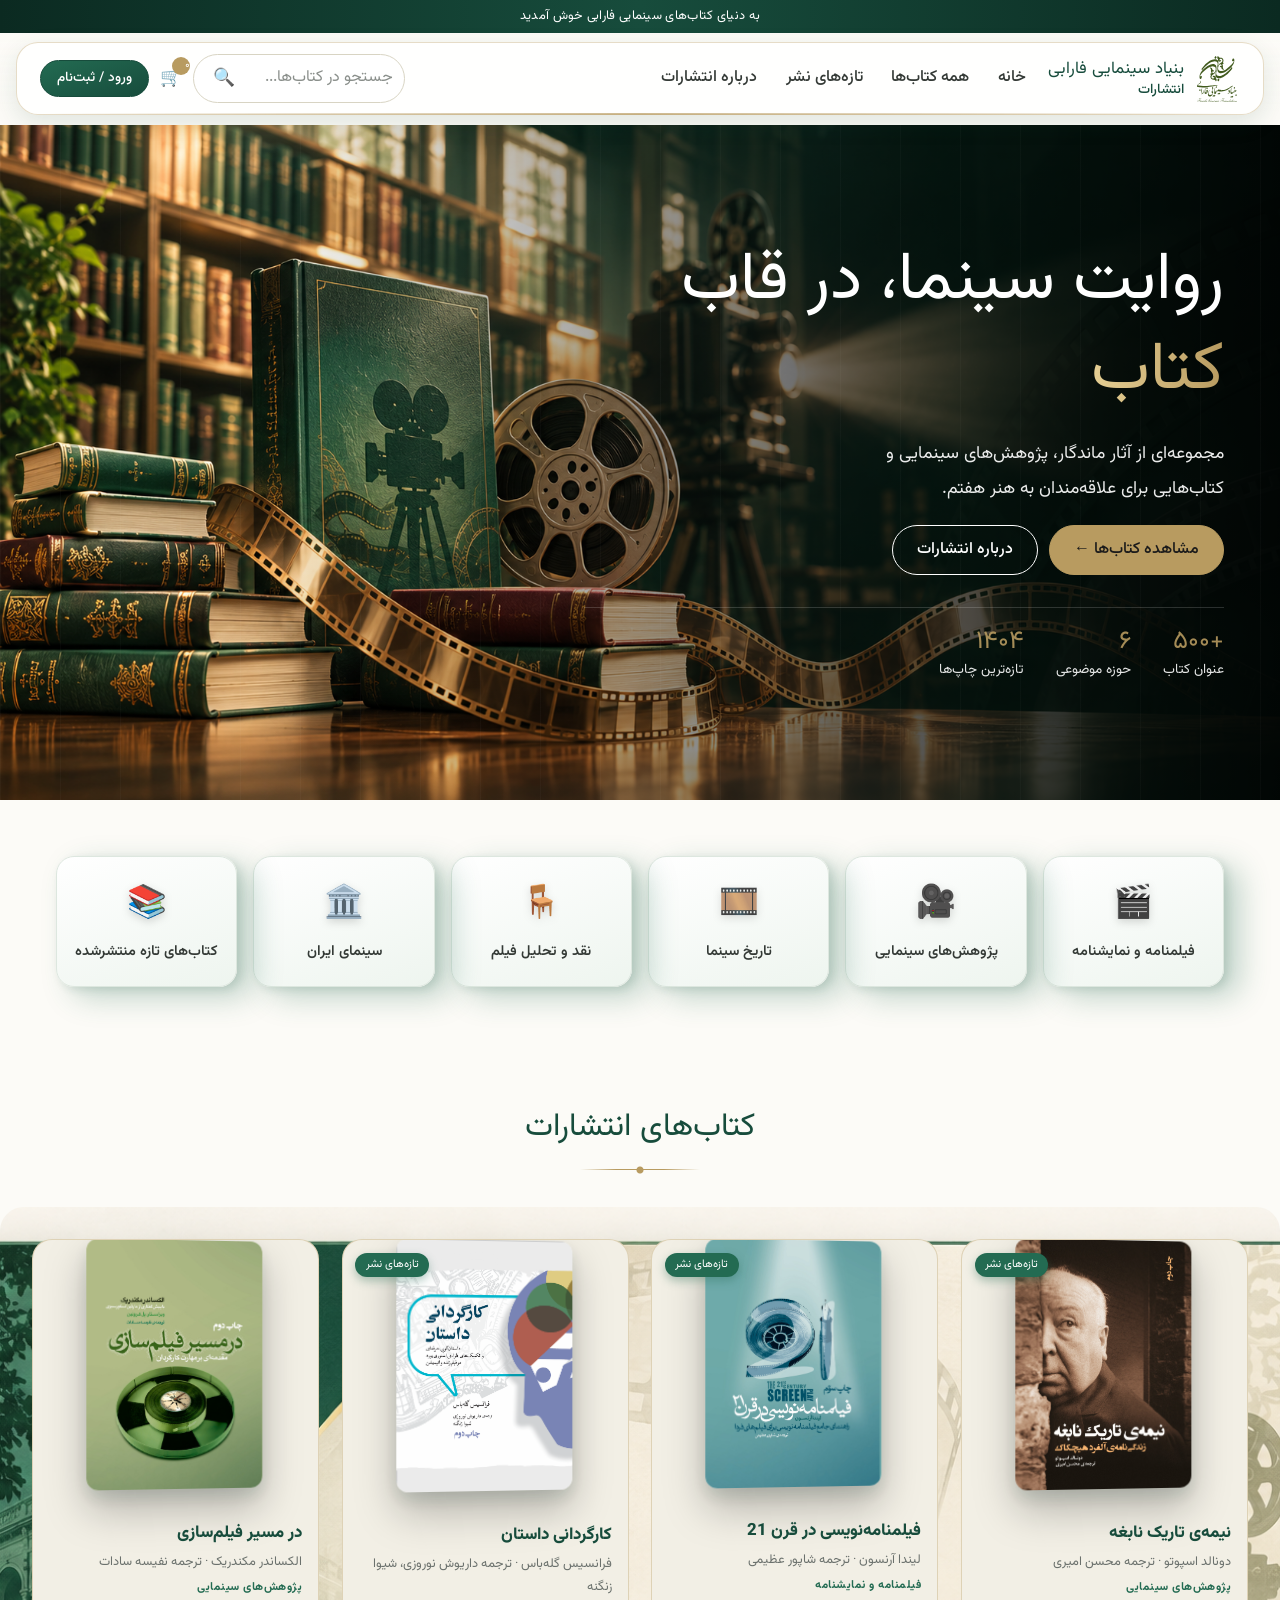
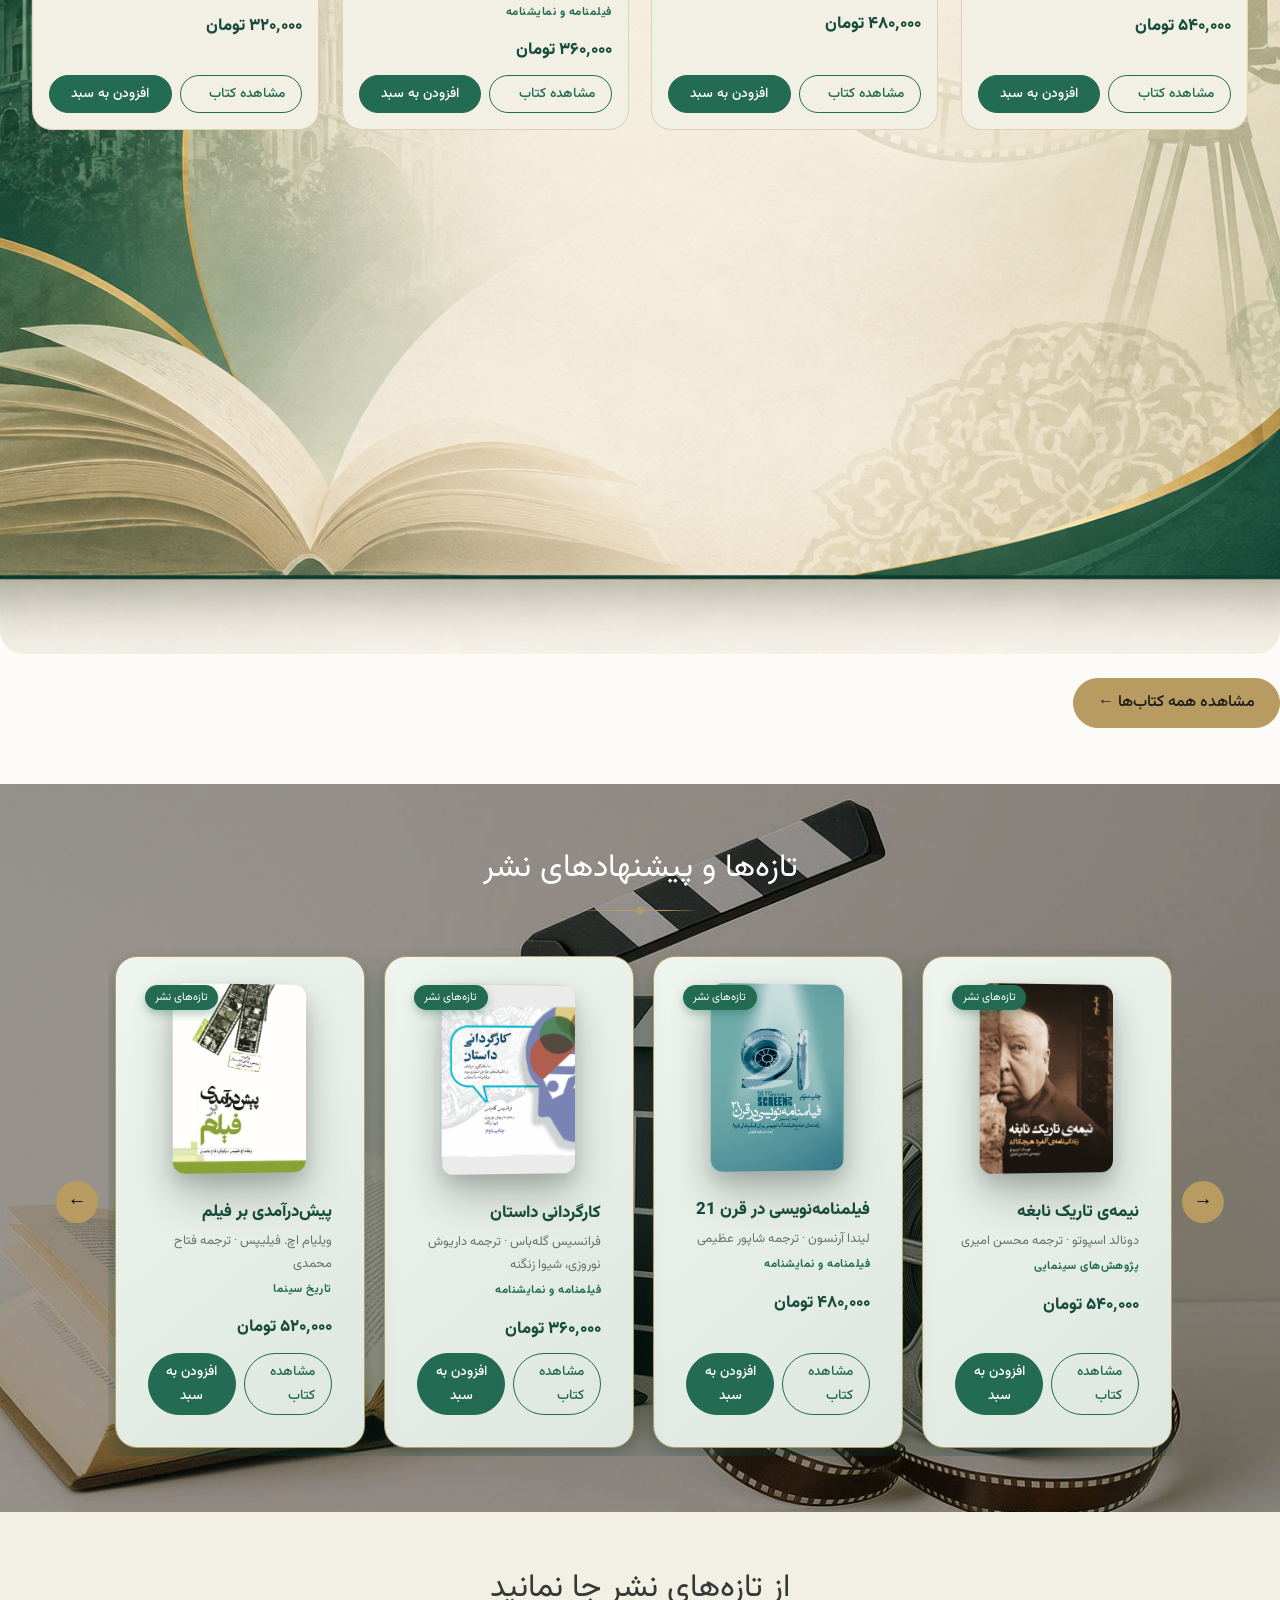
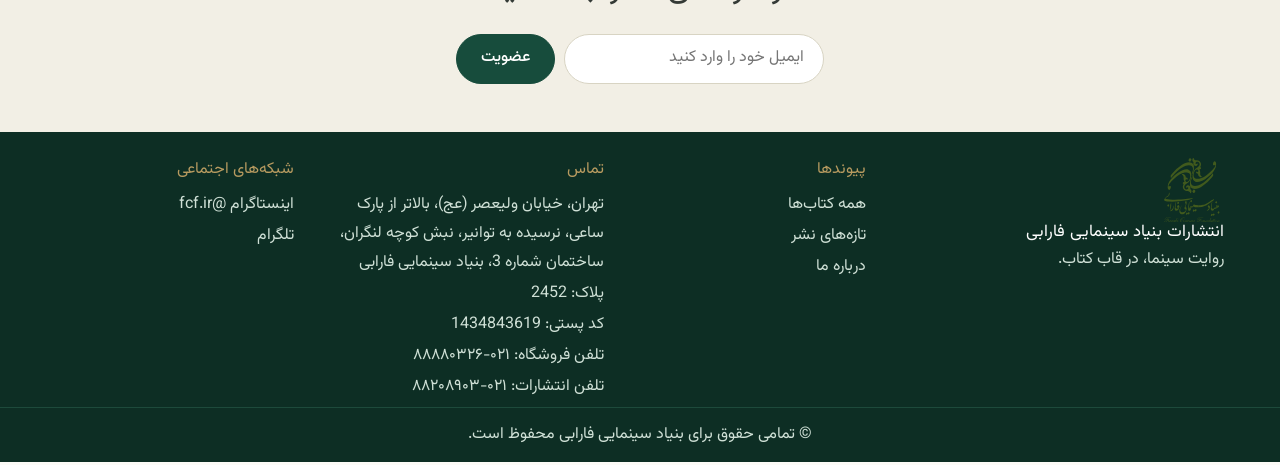
<file: index.html>
<!DOCTYPE html>
<html lang="fa" dir="rtl">
<head>
    <meta charset="UTF-8">
    <meta name="viewport" content="width=device-width, initial-scale=1">
    <title>انتشارات بنیاد سینمایی فارابی</title>
    <meta name="description" content="روایت سینما، در قاب کتاب">
    <link rel="preconnect" href="https://fonts.googleapis.com">
    <link rel="preconnect" href="https://fonts.gstatic.com" crossorigin>
    <link href="https://fonts.googleapis.com/css2?family=Vazirmatn:wght@300;400;500;700;900&display=swap" rel="stylesheet">
    <link rel="stylesheet" href="css/style.css">
</head>
<body>
    <div id="site-header"></div>
    <main>
        <section class="hero">
            <div class="wrap hero-grid">
                <div class="hero-text">
                    <h1>روایت سینما، در قاب <span>کتاب</span></h1>
                    <p>مجموعه‌ای از آثار ماندگار، پژوهش‌های سینمایی و کتاب‌هایی برای علاقه‌مندان به هنر هفتم.</p>
                    <div class="actions">
                        <a class="btn gold" href="#books">مشاهده کتاب‌ها ←</a>
                        <a class="btn outline" href="about.html">درباره انتشارات</a>
                    </div>
                    <ul class="stats">
                        <li><b>+۵۰۰</b>عنوان کتاب</li>
                        <li><b>۶</b>حوزه موضوعی</li>
                        <li><b>۱۴۰۴</b>تازه‌ترین چاپ‌ها</li>
                    </ul>
                </div>
            </div>
        </section>
        <section class="sec" id="categories">
            <div class="wrap">
                <div class="cats" id="cats"></div>
            </div>
        </section>
        <section class="sec" id="books">
            <div class="wrap">
                <h2 class="sec-title">کتاب‌های انتشارات</h2>
                <div class="grid" id="grid"></div>
                <div class="actions" style="margin-top: 1.5rem">
                    <a class="btn gold" href="all-books.html">مشاهده همه کتاب‌ها ←</a>
                </div>
            </div>
        </section>
        <section class="dark sec" id="new">
            <div class="wrap">
                <h2 class="sec-title light">تازه‌ها و پیشنهادهای نشر</h2>
                <div class="slider-wrap">
                    <button class="arrow" data-slide="1" aria-label="قبلی">→</button>
                    <div class="slider" id="slider"></div>
                    <button class="arrow" data-slide="-1" aria-label="بعدی">←</button>
                </div>
            </div>
        </section>
    </main>
    <div id="site-footer"></div>
    <script src="js/books.js"></script>
    <script src="js/cart.js"></script>
    <script src="js/main.js"></script>
</body>
</html>
</file>
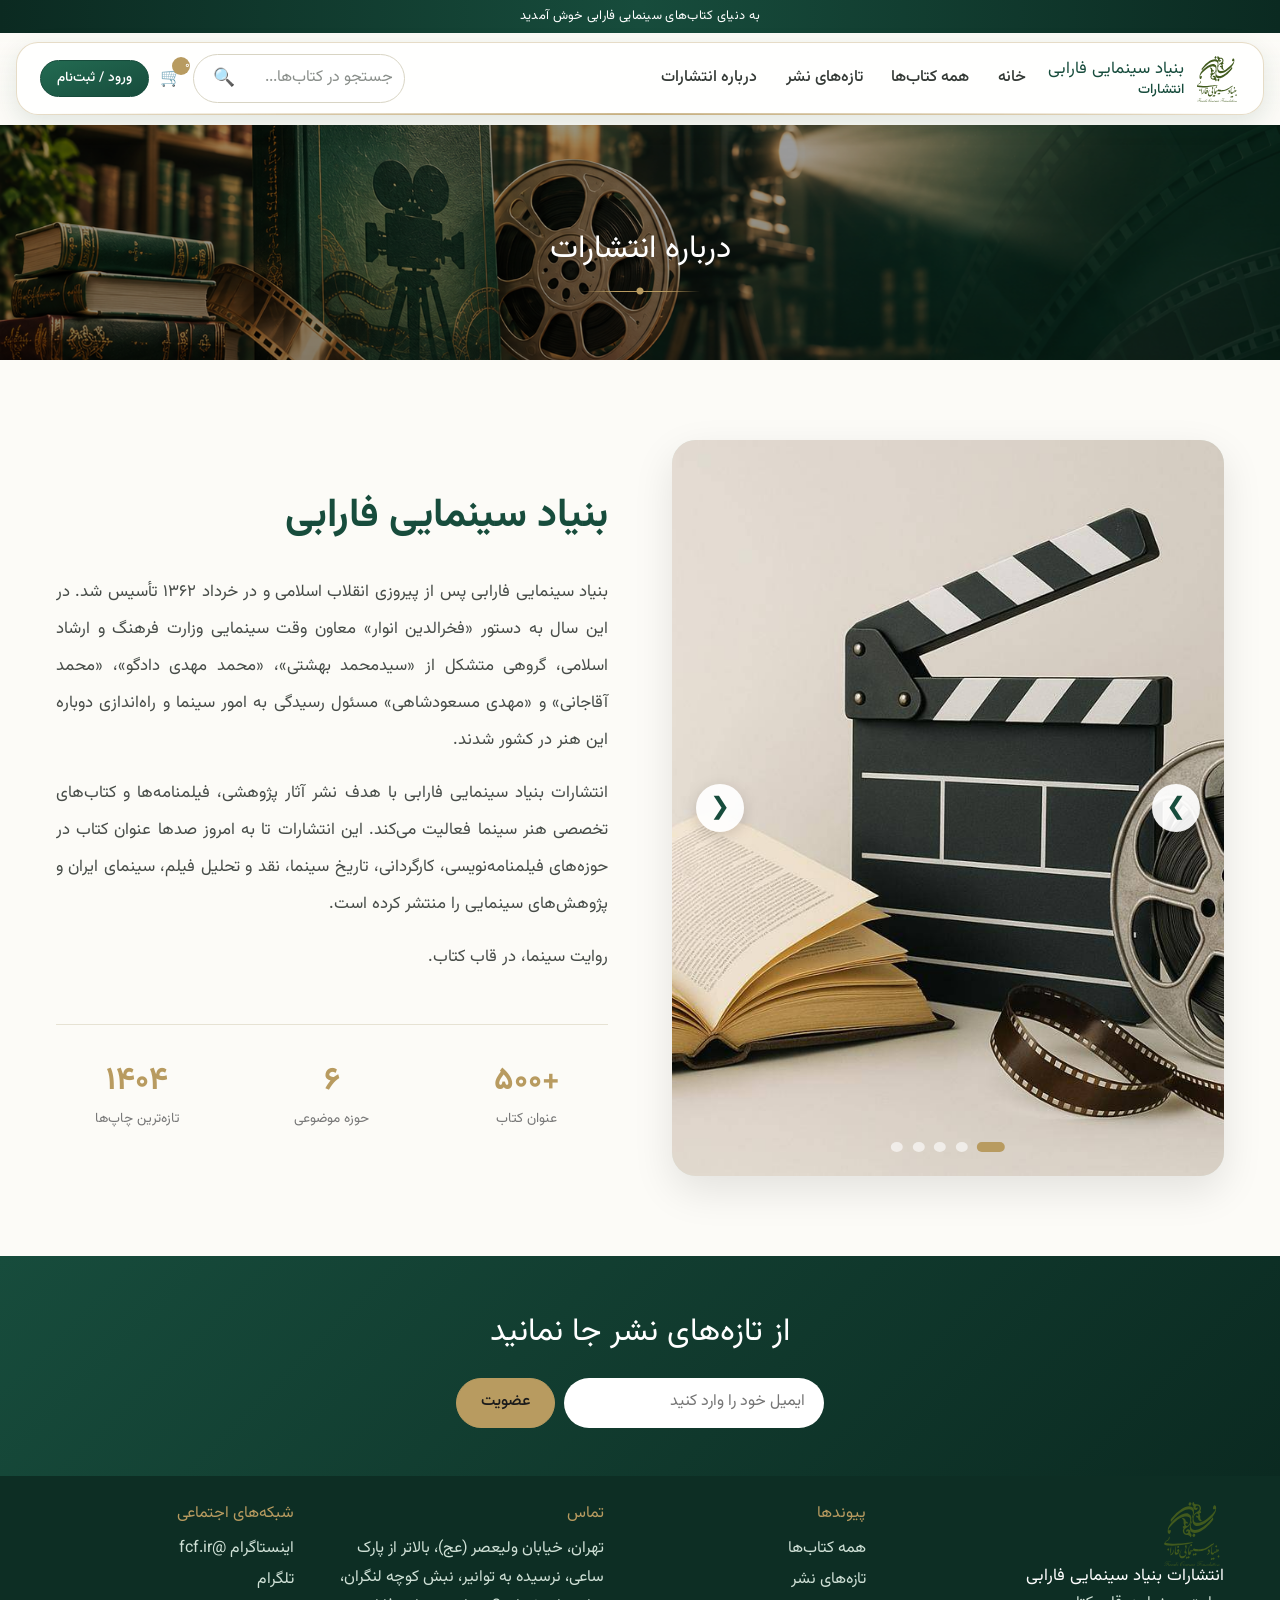
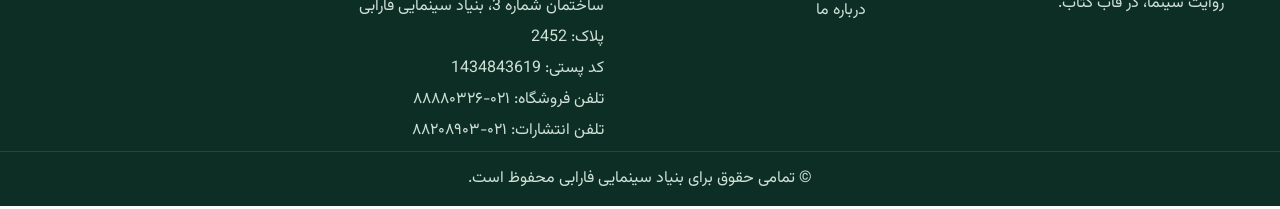
<file: about.html>
<!DOCTYPE html>
<html lang="fa" dir="rtl">
<head>
    <meta charset="UTF-8">
    <meta name="viewport" content="width=device-width, initial-scale=1">
    <title>درباره انتشارات | انتشارات بنیاد سینمایی فارابی</title>
    <meta name="description" content="درباره بنیاد سینمایی فارابی و انتشارات آن">
    <link rel="preconnect" href="https://fonts.googleapis.com">
    <link rel="preconnect" href="https://fonts.gstatic.com" crossorigin>
    <link href="https://fonts.googleapis.com/css2?family=Vazirmatn:wght@300;400;500;700;900&display=swap" rel="stylesheet">
    <link rel="stylesheet" href="css/style.css">
    <link rel="stylesheet" href="css/about.css">
</head>
<body>
    <div id="site-header"></div>
    <main>
        <section class="about-hero">
            <div class="wrap">
                <h1 class="sec-title">درباره انتشارات</h1>
            </div>
        </section>
        <section class="about-content sec">
            <div class="wrap about-grid">
                <div class="about-slider">
                    <div class="slider-track" id="aboutSlider">
                        <div class="slide"><img src="assets/images/1795691539911.jpg" alt="بنیاد سینمایی فارابی"></div>
                        <div class="slide"><img src="assets/images/farabi-booth.jpg" alt="غرفه انتشارات بنیاد سینمایی فارابی در نمایشگاه کتاب"></div>
                        <div class="slide"><div class="slide-placeholder">اسلاید ۳</div></div>
                        <div class="slide"><div class="slide-placeholder">اسلاید ۴</div></div>
                        <div class="slide"><div class="slide-placeholder">اسلاید ۵</div></div>
                    </div>
                    <button class="slider-btn prev" aria-label="قبلی">❯</button>
                    <button class="slider-btn next" aria-label="بعدی">❮</button>
                    <div class="slider-dots" id="aboutDots"></div>
                </div>
                <div class="about-text">
                    <h2>بنیاد سینمایی فارابی</h2>
                    <p>بنیاد سینمایی فارابی پس از پیروزی انقلاب اسلامی و در خرداد ۱۳۶۲ تأسیس شد. در این سال به دستور «فخرالدین انوار» معاون وقت سینمایی وزارت فرهنگ و ارشاد اسلامی، گروهی متشکل از «سیدمحمد بهشتی»، «محمد مهدی دادگو»، «محمد آقاجانی» و «مهدی مسعودشاهی» مسئول رسیدگی به امور سینما و راه‌اندازی دوباره این هنر در کشور شدند.</p>
                    <p>انتشارات بنیاد سینمایی فارابی با هدف نشر آثار پژوهشی، فیلمنامه‌ها و کتاب‌های تخصصی هنر سینما فعالیت می‌کند. این انتشارات تا به امروز صدها عنوان کتاب در حوزه‌های فیلمنامه‌نویسی، کارگردانی، تاریخ سینما، نقد و تحلیل فیلم، سینمای ایران و پژوهش‌های سینمایی را منتشر کرده است.</p>
                    <p>روایت سینما، در قاب کتاب.</p>
                    <div class="about-stats">
                        <div class="stat"><b>+۵۰۰</b><span>عنوان کتاب</span></div>
                        <div class="stat"><b>۶</b><span>حوزه موضوعی</span></div>
                        <div class="stat"><b>۱۴۰۴</b><span>تازه‌ترین چاپ‌ها</span></div>
                    </div>
                </div>
            </div>
        </section>
    </main>
    <div id="site-footer"></div>
    <script src="js/books.js"></script>
    <script src="js/cart.js"></script>
    <script src="js/main.js"></script>
    <script src="js/about.js"></script>
</body>
</html>
</file>
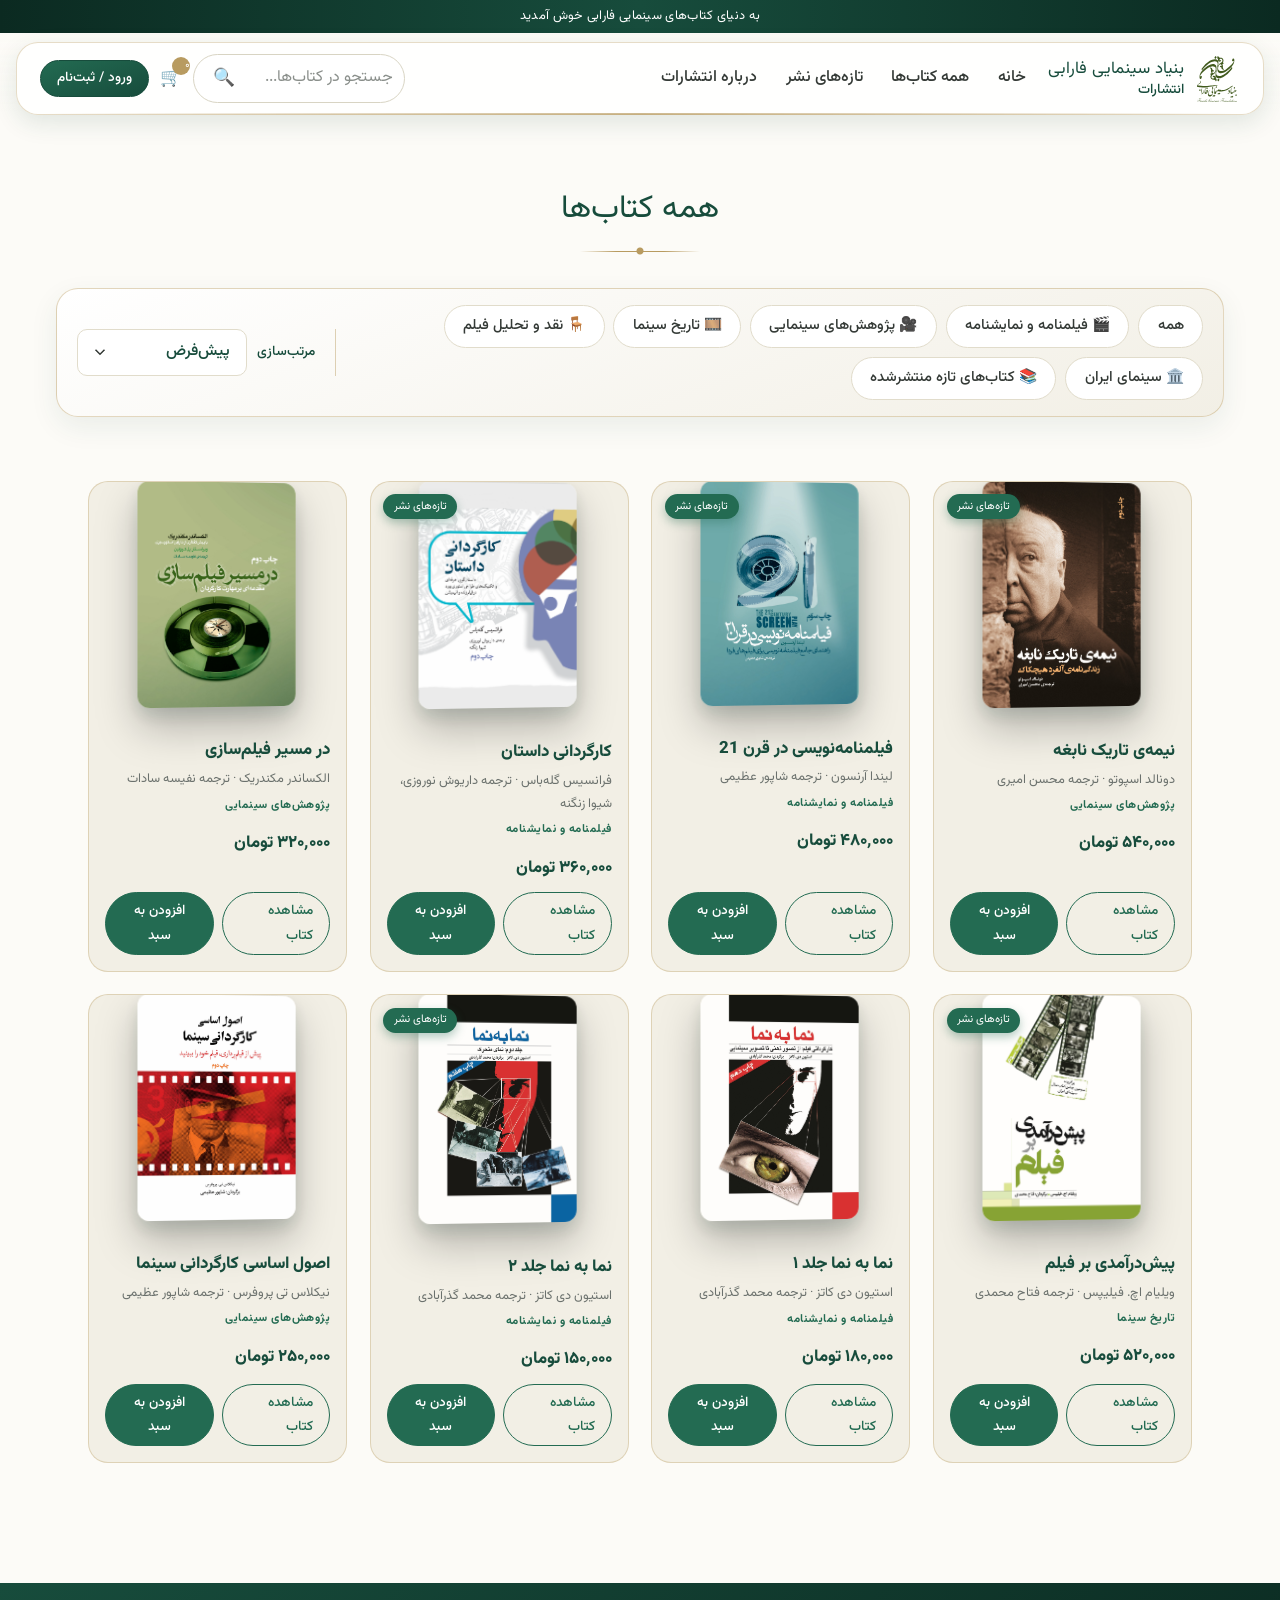
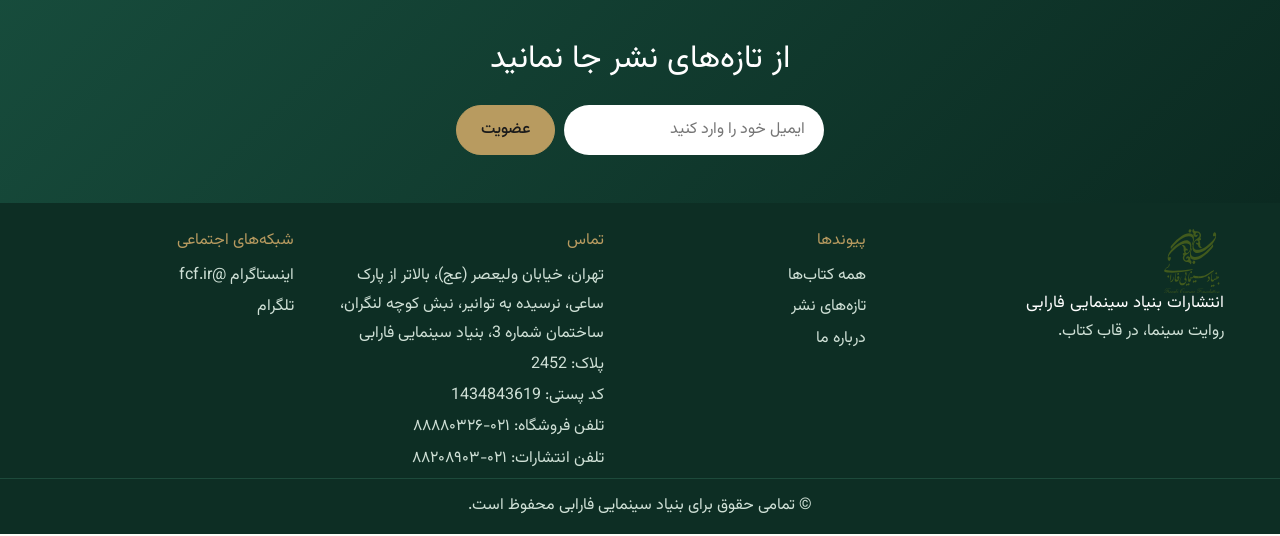
<file: all-books.html>
<!DOCTYPE html>
<html lang="fa" dir="rtl">
<head>
    <meta charset="UTF-8">
    <meta name="viewport" content="width=device-width, initial-scale=1">
    <title>همه کتاب‌ها | انتشارات بنیاد سینمایی فارابی</title>
    <meta name="description" content="مجموعه کامل کتاب‌های انتشارات فارابی">
    <link rel="preconnect" href="https://fonts.googleapis.com">
    <link rel="preconnect" href="https://fonts.gstatic.com" crossorigin>
    <link href="https://fonts.googleapis.com/css2?family=Vazirmatn:wght@300;400;500;700;900&display=swap" rel="stylesheet">
    <link rel="stylesheet" href="css/style.css">
</head>
<body>
    <div id="site-header"></div>
    <main>
        <section class="sec" id="all-books">
            <div class="wrap">
                <h2 class="sec-title">همه کتاب‌ها</h2>
                <div class="filters">
                    <div class="filter-group" id="cat-group" role="group" aria-label="دسته‌بندی"></div>
                    <div class="filter-group" id="sort-group" role="group" aria-label="مرتب‌سازی">
                        <select id="sort-select">
                            <option value="default">پیش‌فرض</option>
                            <option value="price-asc">قیمت: کم به زیاد</option>
                            <option value="price-desc">قیمت: زیاد به کم</option>
                            <option value="newest">جدیدترین</option>
                            <option value="title">حروف الفبا</option>
                        </select>
                    </div>
                </div>
                <div class="grid" id="all-grid"></div>
                <div class="pagination" id="pagination"></div>
            </div>
        </section>
    </main>
    <div id="site-footer"></div>
    <script src="js/books.js"></script>
    <script src="js/cart.js"></script>
    <script src="js/main.js"></script>
</body>
</html>
</file>
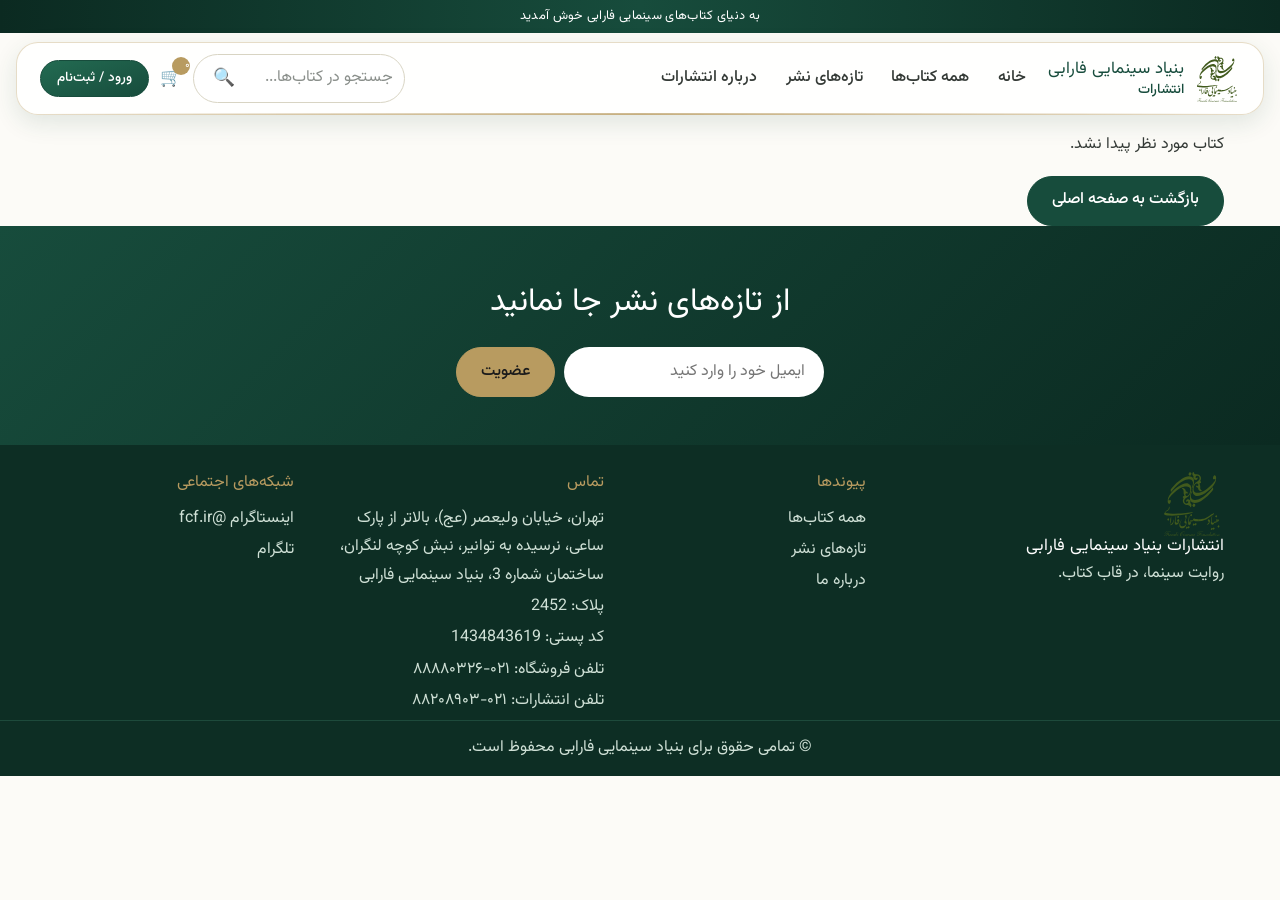
<file: book.html>
<!DOCTYPE html>
<html lang="fa" dir="rtl">
<head>
    <meta charset="UTF-8">
    <meta name="viewport" content="width=device-width, initial-scale=1">
    <title>جزئیات کتاب | انتشارات فارابی</title>
    <link rel="preconnect" href="https://fonts.googleapis.com">
    <link rel="preconnect" href="https://fonts.gstatic.com" crossorigin>
    <link href="https://fonts.googleapis.com/css2?family=Vazirmatn:wght@300;400;500;700;900&display=swap" rel="stylesheet">
    <link rel="stylesheet" href="css/style.css">
    <link rel="stylesheet" href="css/book.css">
</head>
<body>
    <div id="site-header"></div>
    <main id="book"></main>
    <div id="site-footer"></div>
    <script src="js/books.js"></script>
    <script src="js/cart.js"></script>
    <script src="js/book.js"></script>
</body>
</html>
</file>
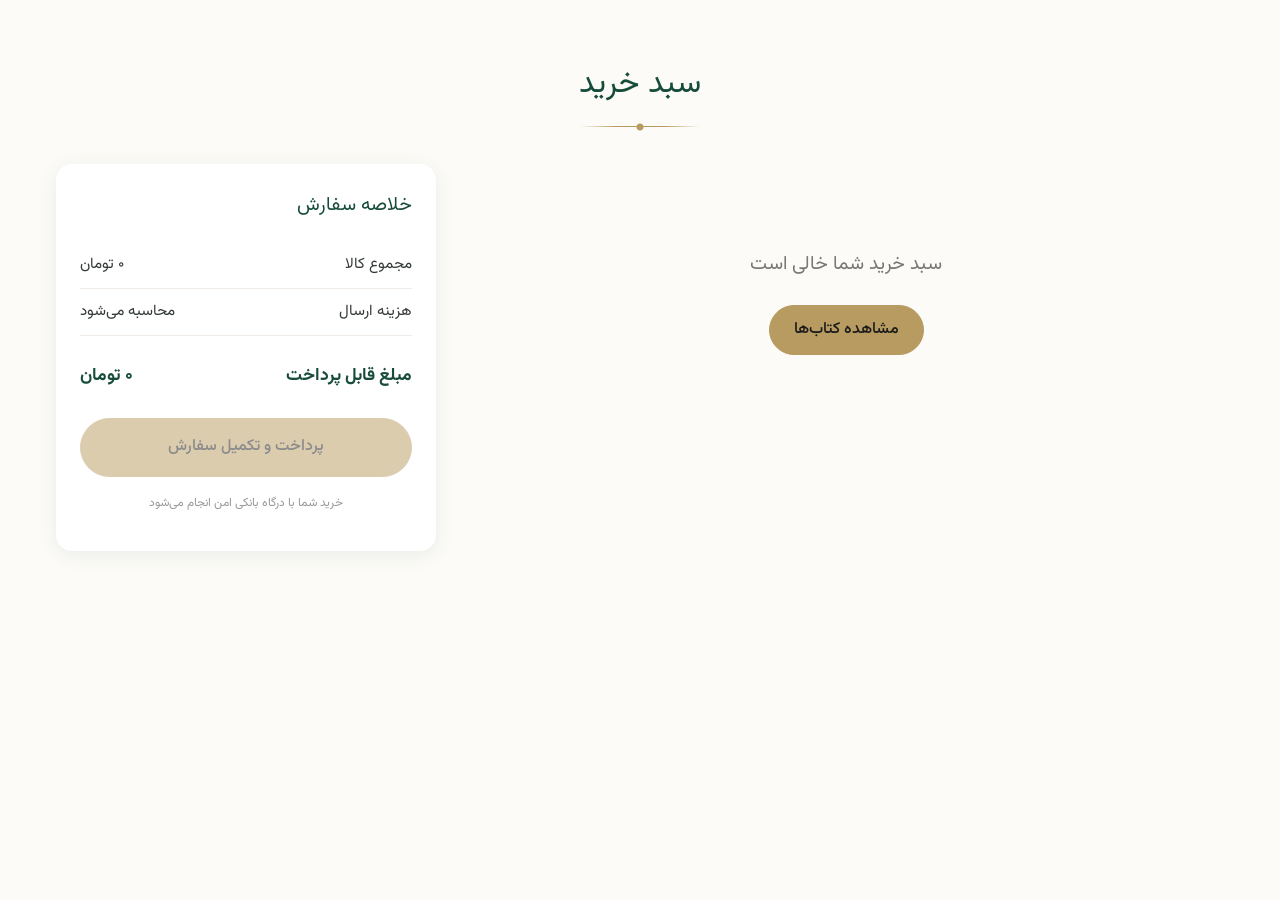
<file: cart.html>
<!DOCTYPE html>
<html lang="fa" dir="rtl">
<head>
    <meta charset="UTF-8">
    <meta name="viewport" content="width=device-width, initial-scale=1">
    <title>سبد خرید | انتشارات بنیاد سینمایی فارابی</title>
    <meta name="description" content="سبد خرید شما">
    <link rel="preconnect" href="https://fonts.googleapis.com">
    <link rel="preconnect" href="https://fonts.gstatic.com" crossorigin>
    <link href="https://fonts.googleapis.com/css2?family=Vazirmatn:wght@300;400;500;700;900&display=swap" rel="stylesheet">
    <link rel="stylesheet" href="css/style.css">
    <link rel="stylesheet" href="css/cart-page.css">
</head>
<body>
    <div id="site-header"></div>
    <main>
        <section class="sec" id="cart-page">
            <div class="wrap">
                <h2 class="sec-title">سبد خرید</h2>
                <div class="cart-layout">
                    <div class="cart-items-section">
                        <div class="cart-table" id="cart-table"></div>
                        <div class="cart-empty" id="cart-empty" style="display: none; text-align: center; padding: 4rem; color: #777;">
                            <p style="font-size: 1.2rem; margin-bottom: 1.5rem;">سبد خرید شما خالی است</p>
                            <a class="btn gold" href="all-books.html">مشاهده کتاب‌ها</a>
                        </div>
                    </div>
                    <aside class="cart-summary">
                        <div class="summary-card">
                            <h3>خلاصه سفارش</h3>
                            <div class="summary-row"><span>مجموع کالا</span><span id="cart-subtotal">۰ تومان</span></div>
                            <div class="summary-row"><span>هزینه ارسال</span><span id="cart-shipping">محاسبه می‌شود</span></div>
                            <div class="summary-row total"><span>مبلغ قابل پرداخت</span><span id="cart-total">۰ تومان</span></div>
                            <button class="btn gold block" id="checkout-btn">پرداخت و تکمیل سفارش</button>
                            <p class="secure-note">خرید شما با درگاه بانکی امن انجام می‌شود</p>
                        </div>
                    </aside>
                </div>
            </div>
        </section>
    </main>
    <div id="site-footer"></div>
    <script src="js/books.js"></script>
    <script src="js/cart.js"></script>
    <script src="js/cart-page.js"></script>
</body>
</html>
</file>
<file: css/style.css>
:root{--g1:#174C3C;--g2:#236B52;--g3:#DDE9DF;--bg:#FCFBF7;--cream:#F2EFE5;--gold:#B89B60;--tx:#343A36}
*{box-sizing:border-box}html{scroll-behavior:smooth;scroll-padding-top:90px}
body{margin:0;background:var(--bg);color:var(--tx);line-height:1.8}
a{color:inherit;text-decoration:none}img{max-width:100%;display:block}.wrap{max-width:1200px;margin:auto;padding:0 1rem}
:focus-visible{outline:3px solid var(--gold);outline-offset:2px}
#site-header{position:relative;z-index:50}
.topbar{background:linear-gradient(90deg,#0b2a21,var(--g1),#0b2a21);color:#fff;font-size:.8rem;text-align:center;padding:.3rem}
.header{position:sticky;top:.6rem;margin:.6rem 1rem 0;background:rgba(255,255,255,.7);backdrop-filter:blur(12px);border:1px solid rgba(255,255,255,.7);border-radius:20px;box-shadow:0 8px 24px rgba(23,76,60,.12);transition:.3s}
.header.stuck{background:rgba(255,255,255,.85);box-shadow:0 10px 26px rgba(23,76,60,.2)}.header.stuck .hrow{padding:.2rem 0}
.header .brand{color:var(--g1)}.header .nav a{color:var(--tx)}.header .nav a:hover{color:var(--g2)}
.hrow{display:flex;align-items:center;gap:1.2rem;padding:.7rem 0;transition:.3s}
.brand{display:flex;align-items:center;gap:.6rem;font-weight:700;color:var(--g1);line-height:1.3}.brand img{width:44px}.brand b{display:block;font-weight:500;font-size:.85rem}.brand.light{color:#fff}
.footer .brand img{width:64px}
.nav{display:flex;gap:1.4rem;margin-inline-end:auto}.nav a{position:relative;padding:.2rem 0}.nav a::after{content:"";position:absolute;inset:auto 0 0;height:2px;background:var(--gold);transform:scaleX(0);transition:.3s}.nav a:hover::after{transform:scaleX(1)}
.tools{display:flex;align-items:center;gap:.7rem}.search{display:flex;align-items:center;gap:.3rem;background:rgba(255,255,255,.7);border:1px solid #d8d4c3;border-radius:99px;padding:.15rem .5rem .15rem .8rem;transition:.3s}.search:focus-within{background:#fff;border-color:var(--gold);box-shadow:0 0 0 4px rgba(184,155,96,.22)}.search input{border:0;background:none;padding:.4rem .2rem;font:inherit;width:150px;outline:0;color:var(--tx);transition:width .3s}.search input::placeholder{color:#8a8f8b}.search:focus-within input{width:190px}.search button,.cart-btn,.burger,.close{background:none;border:0;cursor:pointer;font-size:1.1rem;color:var(--g1)}
.cart-btn{position:relative}.cart-count{position:absolute;top:-6px;inset-inline-start:-8px;background:var(--gold);color:#fff;font-size:.7rem;border-radius:99px;min-width:18px;line-height:18px}.bump{animation:bump .4s}@keyframes bump{50%{transform:scale(1.3)}}
.burger{display:none}
.btn{display:inline-block;background:var(--g1);color:#fff;border:1px solid var(--g1);border-radius:99px;padding:.6rem 1.5rem;font:inherit;cursor:pointer;transition:.25s}
.btn:hover{background:var(--g2);transform:translateY(-2px);box-shadow:0 8px 18px rgba(23,76,60,.3)}.btn.sm{padding:.35rem 1rem;font-size:.85rem}.btn.block{width:100%}
.btn.gold{background:var(--gold);border-color:var(--gold);color:#1b1b1b}.btn.outline{background:none;border-color:#fff}.btn.ghost{background:none;color:var(--g1)}.btn.ghost:hover{background:var(--g3)}.btn[disabled]{opacity:.5;pointer-events:none}
.hero{background:linear-gradient(120deg,#0d2e24,var(--g1) 60%,var(--g2));color:#fff;overflow:hidden}
.hero-grid{display:grid;grid-template-columns:1fr 1fr;gap:2rem;align-items:center;padding:3.5rem 1rem}.hero h1{font-size:clamp(2rem,4.5vw,3.4rem);margin:0 0 1rem;line-height:1.4}.hero h1 span{color:var(--gold)}.hero p{font-size:1.1rem;max-width:34ch;opacity:.92}.actions{display:flex;gap:.7rem;flex-wrap:wrap;margin-top:1.2rem}
.hero-art{will-change:transform}.hero-art svg,.hero-art img{width:100%;filter:drop-shadow(0 20px 30px rgba(0,0,0,.4))}
.sec{padding:3.5rem 0}.sec-title{text-align:center;color:var(--g1);font-size:1.7rem;margin:0 0 2rem}.sec-title::after{content:"";display:block;width:80px;height:2px;background:var(--gold);margin:.5rem auto 0}.sec-title.light{color:#fff}.sec-title.left{text-align:start}.sec-title.left::after{margin-inline:0}
.cats{display:grid;grid-template-columns:repeat(6,1fr);gap:1rem}.cat-card{background:var(--g3);border:0;border-radius:16px;padding:1.2rem .5rem;cursor:pointer;font:inherit;color:var(--tx);transition:.35s}
.cat-card .ic{display:block;font-size:2rem;transition:.35s}.cat-card:hover{background:var(--g1);color:#fff}.cat-card:hover .ic{transform:scale(1.25)}.ct{font-weight:600;font-size:.9rem}
.filters{display:flex;gap:1.2rem;justify-content:center;flex-wrap:wrap;margin-bottom:2rem}
.filter-group{display:flex;gap:.5rem;flex-wrap:wrap;justify-content:center}
.chip{font:inherit;padding:.45rem 1.1rem;border-radius:99px;border:1px solid #d8d4c3;background:#fff;color:var(--tx);cursor:pointer;transition:.25s;box-shadow:0 2px 6px rgba(23,76,60,.06)}
.chip:hover{border-color:var(--g2);color:var(--g1);transform:translateY(-2px);box-shadow:0 6px 14px rgba(23,76,60,.14)}
.chip.active{background:linear-gradient(160deg,var(--g2),var(--g1));border-color:var(--g1);color:#fff;box-shadow:0 6px 16px rgba(23,76,60,.28)}
select{font:inherit;padding:.4rem .8rem;border-radius:10px;border:1px solid #cfcab6;background:#fff}

.pagination{display:flex;align-items:center;justify-content:center;gap:.5rem;margin-top:2rem;flex-wrap:wrap}
.pagination .btn{font-weight:500}
.pagination .btn.gold{background:linear-gradient(160deg,var(--g2),var(--g1));border-color:var(--g1);color:#fff;box-shadow:0 6px 16px rgba(23,76,60,.28)}
.pagination .btn.gold:hover{background:linear-gradient(160deg,var(--g1),var(--g2));transform:translateY(-2px);box-shadow:0 8px 20px rgba(23,76,60,.35)}
.pagination .btn.ghost{background:#fff;color:var(--g1);border:1px solid #d8d4c3;box-shadow:0 2px 6px rgba(23,76,60,.06)}
.pagination .btn.ghost:hover{background:var(--g3);border-color:var(--g2);color:var(--g1);transform:translateY(-2px);box-shadow:0 6px 14px rgba(23,76,60,.14)}
.pagination .dots{color:#9a9f9b;padding:0 .5rem;font-size:1.1rem}
#sort-select{font:inherit;padding:.5rem 2.5rem .5rem 1rem;border-radius:10px;border:1px solid #cfcab6;background:#fff url("data:image/svg+xml,%3Csvg xmlns='http://www.w3.org/2000/svg' viewBox='0 0 24 24' fill='none' stroke='%23343A36' stroke-width='2'%3E%3Cpath d='M6 9l6 6 6-6'/%3E%3C/svg%3E") no-repeat right .8rem center/18px;cursor:pointer;transition:.25s}
#sort-select:hover{border-color:var(--g2)}
#sort-select:focus{outline:none;border-color:var(--gold);box-shadow:0 0 0 4px rgba(184,155,96,.22)}
#books .wrap{max-width:none;width:100%;padding:0}
#books .grid{display:grid;grid-template-columns:repeat(4,1fr);gap:1.4rem;position:relative;background:url("../assets/images/Background.png") center/cover no-repeat;padding:2rem;border-radius:24px;width:100%}
#all-books .grid{display:grid;grid-template-columns:repeat(4,1fr);gap:1.4rem;padding:2rem;border-radius:24px;width:100%}
.card{position:relative;background:#F2EFE5;border:1px solid rgba(184,155,96,.35);border-radius:20px;box-shadow:0 12px 30px rgba(23,76,60,.08),0 4px 12px rgba(23,76,60,.05);transition:transform .45s,box-shadow .45s,border-color .45s;overflow:hidden;display:flex;flex-direction:column}
.card::before{content:none}
.card-body{display:flex;flex-direction:column;flex:1;padding:0 1rem 1rem;position:relative;z-index:1}
.card .actions{display:flex;gap:.5rem;margin-top:auto;padding-top:.6rem;position:relative;z-index:1}
.card .actions .btn{flex:1}
.card .btn[data-add]{background:var(--g2);border-color:var(--g2);color:#fff}
.card .btn[data-add]:hover{background:var(--g1)}
.card .btn.ghost.sm{background:transparent;border:1px solid var(--g2);color:var(--g2)}
.card .btn.ghost.sm:hover{background:var(--g2);color:#fff}
.card:hover{transform:translateY(-10px);border-color:var(--gold);box-shadow:0 28px 52px rgba(23,76,60,.2),0 10px 24px rgba(184,155,96,.15)}
.cover-wrap{display:block;position:relative;perspective:700px;text-align:center;margin-bottom:1rem}
.cover{width:62%;max-width:190px;margin:0 auto 1rem;border-radius:12px;object-fit:contain;box-shadow:0 20px 40px rgba(0,0,0,.25),0 8px 16px rgba(23,76,60,.12);transform:rotateY(6deg);transition:.45s;position:relative;z-index:1}
.card:hover .cover{transform:rotateY(-2deg) translateY(-10px)}
.badge{position:absolute;top:.8rem;inset-inline-end:.8rem;z-index:2;background:var(--g2);color:#fff;font-size:.7rem;padding:.15rem .65rem;border-radius:99px;letter-spacing:.4px;box-shadow:0 4px 10px rgba(35,107,82,.35)}
.badge.gold{background:var(--gold);color:#222}
.card h3{font-size:1.05rem;margin:0 0 .35rem;color:var(--g1);line-height:1.45;font-weight:800}
.by{margin:0 0 .2rem;font-size:.8rem;color:#6b716d}
.cat{margin:0 0 .55rem;font-size:.72rem;color:var(--g2);font-weight:700;text-transform:uppercase;letter-spacing:.5px}
.price{font-weight:800;color:var(--g1);margin:.25rem 0 auto;font-size:1.05rem}
#new{background:linear-gradient(180deg,rgba(0,0,0,.35),rgba(0,0,0,.35)),url("../assets/images/1795691539911.jpg") center/cover no-repeat}
#new .sec-title.light{color:#fff}
.dark{background:var(--g1)}.slider .card{background:linear-gradient(140deg,#eef5ef,#dde7df);border:1px solid var(--gold);border-radius:22px;padding:1rem;box-shadow:0 14px 30px rgba(23,76,60,.28),0 5px 12px rgba(23,76,60,.15);transition:transform .4s,box-shadow .4s,background .4s;min-width:250px;scroll-snap-align:start;display:flex;flex-direction:column}
.slider .card:hover{transform:translateY(-10px) scale(1.02);box-shadow:0 24px 44px rgba(23,76,60,.4),0 8px 18px rgba(23,76,60,.25)}
.slider .card .cover-wrap{margin-bottom:.7rem;padding-top:.7rem}
.slider .card .actions{padding-top:.5rem}
.slider-wrap{display:flex;align-items:center;gap:.6rem}.slider{display:flex;gap:1.2rem;overflow-x:auto;scroll-snap-type:x mandatory;scrollbar-width:none;flex:1;padding:.5rem 0}.slider::-webkit-scrollbar{display:none}
.arrow{flex:none;width:42px;height:42px;border-radius:50%;border:0;background:var(--gold);cursor:pointer;font-size:1.2rem}.arrow:hover{background:#fff}
.about{display:grid;grid-template-columns:1.2fr 1fr;gap:3rem;align-items:center}.about-art{background:var(--g3);border-radius:24px;padding:3rem;border:2px solid var(--gold)}.about-art img{width:50%;margin:auto}
.newsletter{background:var(--g1);color:#fff;text-align:center;padding:3rem 0}#nl{display:flex;gap:.6rem;justify-content:center;flex-wrap:wrap}#nl input{padding:.6rem 1.2rem;border-radius:99px;border:0;min-width:260px;font:inherit}
.newsletter--cream{background:var(--cream);color:var(--tx)}
.newsletter--cream .btn.gold{background:var(--g1);border-color:var(--g1);color:#fff}
.newsletter--cream .btn.gold:hover{background:var(--g2)}
.newsletter--cream #nl input{background:#fff;border:1px solid #d8d4c3}
.footer{background:#0d2e24;color:#cfe0d6;padding-top:1.5rem}.frow{display:grid;grid-template-columns:1.4fr 1fr 1.2fr 1fr;gap:1.5rem}.footer h4{color:var(--gold);margin:0 0 .4rem}.footer a,.footer p{display:block;margin:.15rem 0}.copy{text-align:center;border-top:1px solid #1d4a3b;margin-top:1.5rem;padding:.8rem}
.overlay{position:fixed;inset:0;background:rgba(0,0,0,.45);opacity:0;pointer-events:none;transition:.3s;z-index:90}.cart-open .overlay{opacity:1;pointer-events:auto}
.drawer{position:fixed;top:0;bottom:0;right:0;width:min(380px,100%);background:var(--bg);z-index:100;transform:translateX(100%);transition:transform .35s;display:flex;flex-direction:column}.cart-open .drawer{transform:none}
.dhead{display:flex;justify-content:space-between;align-items:center;padding:1rem;background:var(--g1);color:#fff}.dhead h3{margin:0}.close{color:#fff}
.cart-items{list-style:none;margin:0;padding:1rem;flex:1;overflow:auto}.cart-items li{display:flex;gap:.8rem;padding:.7rem 0;border-bottom:1px solid #e6e2d3}.cart-items img{width:56px;border-radius:4px;aspect-ratio:5/7;object-fit:cover}.cart-items small{display:block}.empty{display:block!important;text-align:center;color:#777}
.qty{display:flex;align-items:center;gap:.5rem;margin-top:.3rem}.qty button{width:28px;height:28px;border-radius:50%;border:1px solid var(--g1);background:none;cursor:pointer}.qty .del{width:auto;border:0;color:#a33;border-radius:0}
.dfoot{padding:1rem;border-top:1px solid #e6e2d3}
#toast{position:fixed;bottom:1.5rem;left:50%;transform:translate(-50%,30px);background:var(--g1);color:#fff;padding:.6rem 1.4rem;border-radius:99px;opacity:0;transition:.3s;z-index:300;pointer-events:none}#toast.show{opacity:1;transform:translate(-50%,0)}
.reveal{opacity:0;transform:translateY(24px)}.reveal.in{opacity:1;transform:none}.cat-card.reveal{transition:opacity .6s,transform .6s,background .35s}
@media(max-width:1000px){.grid{grid-template-columns:repeat(3,1fr)}.cats{grid-template-columns:repeat(3,1fr)}.frow{grid-template-columns:1fr 1fr}}
@media(max-width:760px){.burger{display:block;margin-inline-start:auto}.nav{display:none;position:absolute;top:100%;inset-inline:0;background:var(--cream);flex-direction:column;padding:1rem;gap:.6rem}.nav.open{display:flex}.nav.open a{color:var(--g1)}.hrow{flex-wrap:wrap}.search input{width:90px}.login{display:none}
.hero-grid,.about{grid-template-columns:1fr}.grid{grid-template-columns:repeat(2,1fr);gap:.8rem}.cats{grid-template-columns:repeat(2,1fr)}.card .actions{flex-direction:column}.btn{min-height:40px}.frow{grid-template-columns:1fr}.arrow{display:none}.dark .card{min-width:230px}}
@media(prefers-reduced-motion:reduce){*{animation:none!important;transition:none!important;scroll-behavior:auto!important}.reveal{opacity:1;transform:none}}

/* ===== فونت‌ها و بهبود ظاهر ===== */
:root{--fd:"Vazirmatn","Tahoma",sans-serif;--fb:"Vazirmatn","Tahoma",sans-serif}
body,button,input,select{font-family:var(--fb)}
h1,h2,h3,h4,.sec-title,.brand>span,.badge{font-family:var(--fd);font-weight:400;letter-spacing:0}
.brand>span{font-size:1.05rem}.brand b{font-family:var(--fb)}
.hero{min-height:75vh;position:relative;background:linear-gradient(to left,rgba(0,0,0,.9),rgba(0,0,0,.6) 35%,rgba(0,0,0,.25) 60%,transparent 80%),url("../assets/images/hiro.png") center/cover no-repeat,linear-gradient(120deg,#0b2a21,var(--g1) 55%,var(--g2))}
.hero::after{content:"";position:absolute;inset:0;background:repeating-linear-gradient(90deg,rgba(255,255,255,.025) 0 1px,transparent 1px 60px);pointer-events:none}
.hero-grid{position:relative;z-index:1;padding:7rem 1rem;grid-template-columns:1fr}.hero-text{max-width:640px}
.hero h1{font-size:clamp(2.4rem,5.5vw,4.2rem);line-height:1.35;animation:up .9s both}.hero p{animation:up .9s .15s both;line-height:2}.hero .actions{animation:up .9s .3s both}.hero .stats{animation:up .9s .45s both}
.hero h1 span{background:linear-gradient(90deg,#e6cf94,var(--gold));-webkit-background-clip:text;background-clip:text;color:transparent}
@keyframes up{from{opacity:0;transform:translateY(22px)}}
.hero-art svg,.hero-art img{animation:float 7s ease-in-out infinite}@keyframes float{50%{transform:translateY(-10px)}}
.hero-art polygon{animation:beam 5s ease-in-out infinite}@keyframes beam{50%{opacity:.55}}
.stats{display:flex;gap:2rem;list-style:none;margin:2rem 0 0;padding:1.2rem 0 0;border-top:1px solid rgba(255,255,255,.18);font-size:.85rem;opacity:.9}.stats b{display:block;font-family:var(--fd);font-weight:400;font-size:1.6rem;color:var(--gold);line-height:1.2}
.btn{font-weight:500}.btn.gold:hover{background:#cdb273;box-shadow:0 10px 22px rgba(184,155,96,.45)}
.topbar{letter-spacing:.3px;background:linear-gradient(90deg,#0b2a21,var(--g1),#0b2a21)}
.nav a{font-weight:500}.nav a:hover{color:var(--g2)}
.sec-title{font-size:2rem}.sec-title::after{width:120px;height:10px;background:linear-gradient(90deg,transparent,var(--gold) 30%,var(--gold) 70%,transparent) center/100% 1px no-repeat,radial-gradient(circle,var(--gold) 3px,transparent 4px) center/10px 10px no-repeat}
.sec-title.left::after{background-position:right center,right center}
.cat-card{background:linear-gradient(160deg,#fff,#eef5ef);border:1px solid #dde7df;border-radius:18px;box-shadow:16px 10px 30px rgba(35,107,82,.28),4px 3px 8px rgba(23,76,60,.12);transition:transform .35s,box-shadow .35s,background .35s}
.cat-card:hover{background:linear-gradient(160deg,var(--g2),var(--g1));transform:translateY(-8px);box-shadow:0 20px 36px rgba(23,76,60,.28),0 4px 10px rgba(23,76,60,.2)}
.cat-card .ic{filter:drop-shadow(0 3px 4px rgba(0,0,0,.15));margin-bottom:.3rem}
.card{box-shadow:none}
.dark{background:radial-gradient(circle at 20% 0,#236B52,var(--g1) 60%)}
.newsletter{background:linear-gradient(135deg,var(--g1),#0b2a21)}.newsletter h2{font-size:2rem;margin:0 0 1rem}
.newsletter--cream{background:var(--cream);color:var(--tx)}
.newsletter--cream .btn.gold{background:var(--g1);border-color:var(--g1);color:#fff}
.newsletter--cream .btn.gold:hover{background:var(--g2)}
.newsletter--cream #nl input{background:#fff;border:1px solid #d8d4c3}
@media(max-width:760px){.stats{gap:1rem}.hero-grid{padding:2.5rem 1rem}}
@media(prefers-reduced-motion:reduce){.hero h1,.hero p,.hero .actions,.hero .stats{animation:none!important}}


/* ===== ۱) هدر ثابت (با اسکرول همیشه بالای صفحه می‌ماند) ===== */
#site-header{position:sticky;top:0;z-index:100;background:linear-gradient(180deg,rgba(252,251,247,.96),rgba(252,251,247,.0));pointer-events:none}
#site-header>*{pointer-events:auto}
.topbar{overflow:hidden;max-height:40px;transition:max-height .35s,padding .35s,opacity .3s}
#site-header.is-stuck .topbar{max-height:0;padding-block:0;opacity:0}
.header{position:relative;top:0;margin:.6rem 1rem .6rem;background:rgba(255,255,255,.88);backdrop-filter:blur(14px) saturate(1.4);-webkit-backdrop-filter:blur(14px) saturate(1.4);border:1px solid rgba(184,155,96,.35);border-radius:22px;box-shadow:0 8px 24px rgba(23,76,60,.12);transition:box-shadow .3s,background .3s,margin .3s}
.header::after{content:"";position:absolute;inset:auto 24px -1px;height:2px;border-radius:2px;background:linear-gradient(90deg,transparent,var(--gold),transparent);opacity:.7}
.header.stuck{background:rgba(255,255,255,.94);box-shadow:0 12px 30px rgba(23,76,60,.22);margin-top:.4rem}
.header .nav a{font-weight:500;padding:.35rem .2rem}
.header .nav a.active,.header .nav a[aria-current="page"]{color:var(--g2)}
.header .nav a.active::after,.header .nav a[aria-current="page"]::after{transform:scaleX(1)}
.header .brand img{width:46px;transition:width .3s}.header.stuck .brand img{width:38px}
.header .btn.sm.login{background:linear-gradient(160deg,var(--g2),var(--g1));border-color:var(--g1)}
html{scroll-padding-top:120px}
@media(max-width:760px){.header .nav{border-radius:0 0 18px 18px;box-shadow:0 14px 24px rgba(23,76,60,.15)}}

/* ===== ۲) نشان «تازه‌های نشر» ===== */
.cover-wrap{position:relative}
.card .badge{inset-inline-end:auto;inset-inline-start:.8rem;left:.8rem;right:auto}

/* ===== ۳) فیلتر صفحه همه کتاب‌ها ===== */
#all-books .filters{align-items:center;justify-content:space-between;gap:1rem 1.5rem;background:linear-gradient(160deg,#fff,var(--cream));border:1px solid rgba(184,155,96,.4);border-radius:22px;padding:1rem 1.25rem;margin-bottom:2rem;box-shadow:0 10px 28px rgba(23,76,60,.08)}
#all-books #cat-group{flex:1 1 560px;justify-content:flex-start;gap:.55rem}
#all-books #sort-group{flex:none;display:flex;align-items:center;gap:.6rem;padding-inline-start:1.25rem;border-inline-start:1px solid rgba(184,155,96,.45)}
#all-books #sort-group::before{content:"مرتب‌سازی";font-size:.85rem;font-weight:500;color:var(--g1);white-space:nowrap}
#all-books .chip{padding:.45rem 1.15rem;font-size:.92rem;font-weight:500;background:#fff;border:1px solid #e1dccb;color:var(--tx);box-shadow:none}
#all-books .chip:hover{background:var(--g3);border-color:var(--g2);color:var(--g1);transform:translateY(-2px);box-shadow:0 6px 14px rgba(23,76,60,.14)}
#all-books .chip.active{background:linear-gradient(160deg,var(--g2),var(--g1));border-color:var(--g1);color:#fff;box-shadow:0 6px 16px rgba(23,76,60,.3)}
#all-books #sort-select{min-width:170px;padding:.5rem 1rem .5rem 2.5rem;background-color:#fff;background-position:left .8rem center;border:1px solid #e1dccb;font-weight:500;color:var(--g1)}
#all-books #sort-select:hover{border-color:var(--g2)}
@media(max-width:760px){#all-books .filters{flex-direction:column;align-items:stretch;padding:.9rem}#all-books #cat-group{flex-basis:auto;flex-wrap:nowrap;overflow-x:auto;scrollbar-width:none;padding-bottom:.2rem}#all-books #cat-group::-webkit-scrollbar{display:none}#all-books .chip{flex:none}#all-books #sort-group{padding:.7rem 0 0;border-inline-start:0;border-top:1px solid rgba(184,155,96,.45)}#all-books #sort-select{flex:1}}
#all-books #sort-select{-webkit-appearance:none;appearance:none}
</file>
<file: css/about.css>
/* =====================================
   ABOUT PAGE - FARABI PUBLICATIONS
===================================== */

/* HERO */
.about-hero {
    background:
        linear-gradient(rgba(0,0,0,.38), rgba(0,0,0,.48)),
        url("../assets/images/hiro.png") center/cover no-repeat;

    padding: 6rem 1rem 4rem;
    text-align: center;
}

.about-hero .sec-title {
    color: #fff;
    max-width: 600px;
    margin: 0 auto;
}

.about-hero .sec-title::after {
    margin: .5rem auto 0;

    background:
        linear-gradient(
            90deg,
            transparent,
            var(--gold) 30%,
            var(--gold) 70%,
            transparent
        ) center/100% 1px no-repeat,
        radial-gradient(
            circle,
            var(--gold) 3px,
            transparent 4px
        ) center/10px 10px no-repeat;
}

/* MAIN CONTENT */
.about-content {
    padding-top: 5rem;
    padding-bottom: 5rem;
}

.about-grid {
    display: grid;
    grid-template-columns: 1fr 1fr;
    gap: 4rem;
    align-items: center;
}

/* =====================================
   IMAGE SLIDER
===================================== */

.about-slider {
    position: relative;
    width: 100%;
    border-radius: 24px;
    overflow: hidden;
    background: var(--g3);
    aspect-ratio: 3 / 4;
    box-shadow: 0 15px 40px rgba(0, 0, 0, .10);
}

.slider-track {
    display: flex;
    flex-direction: row;
    direction: rtl;
    width: 500%;
    height: 100%;
    transition: transform .6s cubic-bezier(.25, .46, .45, .94);
}

.slide {
    flex: 0 0 20%;
    width: 20%;
    min-width: 0;
    height: 100%;
    overflow: hidden;
    display: flex;
    align-items: center;
    justify-content: center;
}

.slide img {
    display: block;
    width: 100%;
    height: 100%;
    object-fit: cover;
    object-position: center;
}

/* EMPTY SLIDES */
.slide-placeholder {
    width: 100%;
    height: 100%;
    display: flex;
    align-items: center;
    justify-content: center;
    background: var(--g3);
    color: #999;
    font-size: 1.5rem;
    font-weight: 500;
}

/* SLIDER BUTTONS */
.slider-btn {
    position: absolute;
    top: 50%;
    transform: translateY(-50%);

    width: 48px;
    height: 48px;

    border-radius: 50%;
    border: none;

    background: rgba(255, 255, 255, .92);
    color: var(--g1);

    font-size: 1.5rem;
    cursor: pointer;

    display: flex;
    align-items: center;
    justify-content: center;

    transition: all .3s ease;
    z-index: 10;

    box-shadow: 0 4px 16px rgba(0, 0, 0, .15);
}

.slider-btn:hover {
    background: var(--gold);
    color: #1b1b1b;
    transform: translateY(-50%) scale(1.1);
}

.slider-btn:active {
    transform: translateY(-50%) scale(.95);
}

.slider-btn.prev {
    right: 1.5rem;
}

.slider-btn.next {
    left: 1.5rem;
}

/* SLIDER DOTS */
.slider-dots {
    position: absolute;
    bottom: 1.5rem;
    left: 50%;
    transform: translateX(-50%);

    display: flex;
    gap: .6rem;

    z-index: 10;
}

.slider-dots button {
    width: 10px;
    height: 10px;

    border-radius: 50%;
    border: none;

    background: rgba(255, 255, 255, .6);
    cursor: pointer;

    transition: all .3s ease;
}

.slider-dots button.active {
    background: var(--gold);
    width: 28px;
    border-radius: 99px;
}

/* =====================================
   ABOUT TEXT
===================================== */

.about-text {
    display: flex;
    flex-direction: column;
    justify-content: center;
}

.about-text h2 {
    font-size: 2.5rem;
    color: var(--g1);
    margin: 0 0 1.5rem;
    font-weight: 700;
    line-height: 1.7;
}

.about-text p {
    font-size: 1.05rem;
    line-height: 2.2;
    color: var(--tx);
    margin: 0 0 1rem;
    opacity: .9;
    text-align: justify;
}

/* =====================================
   STATISTICS
===================================== */

.about-stats {
    display: flex;
    gap: 2rem;
    margin-top: 2rem;
    padding-top: 2rem;
    border-top: 1px solid #e6e2d3;
    justify-content: space-between;
}

.stat {
    text-align: center;
    flex: 1;
}

.stat b {
    display: block;
    font-size: 2rem;
    color: var(--gold);
    font-family: var(--fd);
    line-height: 1.5;
}

.stat span {
    font-size: .85rem;
    color: #777;
    white-space: nowrap;
}

/* =====================================
   TABLET RESPONSIVE
===================================== */

@media (max-width: 900px) {

    .about-grid {
        grid-template-columns: 1fr;
        gap: 3rem;
    }

    .about-slider {
        aspect-ratio: 16 / 9;
        max-width: 700px;
        margin: 0 auto;
    }

    .about-text {
        text-align: center;
    }

    .about-text p {
        text-align: justify;
    }

    .about-stats {
        justify-content: center;
    }
}

/* =====================================
   MOBILE RESPONSIVE
===================================== */

@media (max-width: 480px) {

    .about-hero {
        padding: 4rem 1rem 3rem;
    }

    .about-content {
        padding-top: 3rem;
        padding-bottom: 3rem;
    }

    .about-grid {
        gap: 2rem;
    }

    .about-slider {
        aspect-ratio: 4 / 3;
        border-radius: 16px;
    }

    .about-text h2 {
        font-size: 1.8rem;
    }

    .about-text p {
        font-size: .95rem;
        line-height: 2;
    }

    .about-stats {
        flex-wrap: wrap;
        gap: 1.5rem;
    }

    .stat {
        min-width: 70px;
    }

    .stat b {
        font-size: 1.5rem;
    }

    .stat span {
        font-size: .75rem;
    }

    .slider-btn {
        width: 40px;
        height: 40px;
        font-size: 1.2rem;
    }

    .slider-btn.prev {
        right: .8rem;
    }

    .slider-btn.next {
        left: .8rem;
    }

    .slider-dots {
        bottom: .8rem;
    }
}
</file>
<file: css/book.css>
/* ================================
   RELATED BOOKS GRID
=============================== */

.sec .grid {
    display: grid;
    grid-template-columns: repeat(4, 1fr);
    gap: 1.4rem;
    position: relative;
    background: url("../assets/images/Background.png") center/cover no-repeat;
    padding: 2rem;
    border-radius: 24px;
    width: 100%;
}

@media (max-width: 1000px) {
    .sec .grid {
        grid-template-columns: repeat(3, 1fr);
    }
}

@media (max-width: 760px) {
    .sec .grid {
        grid-template-columns: repeat(2, 1fr);
        gap: .8rem;
    }
}

/* ================================
   BOOK DETAIL PAGE
=============================== */

.detail {
    display: grid;
    grid-template-columns: 1.5fr 1fr;
    gap: 3rem;
    padding: 3rem 1rem;
    align-items: start;
}

/* ================================
   BOOK COVER
=============================== */

.d-cover {
    text-align: center;
    perspective: 1000px;
    width: 100%;
    max-width: 650px;
    margin: 0 auto;
}

.cover.big {
    display: block;
    width: min(100%, 650px);
    max-width: 650px;
    height: auto;
    max-height: 65vh;
    object-fit: contain;
    object-position: center;
    margin: 0 auto;
    border-radius: 8px;
    box-shadow: -14px 18px 34px rgba(23, 76, 60, .35);
    transform: rotateY(7deg);
    transition: all .4s ease;
    cursor: zoom-in;
}

.cover.big:hover {
    transform: rotateY(0) translateY(-6px);
}

.d-cover small {
    display: block;
    margin-top: 1rem;
    color: #777;
    font-size: .9rem;
}

/* ================================
   BOOK INFORMATION
=============================== */

.d-info h1 {
    font-size: 2rem;
    color: var(--g1);
    margin: .3rem 0 1rem;
}

dl {
    margin: 0;
}

dl div {
    display: flex;
    gap: 1rem;
    padding: .45rem 0;
    border-bottom: 1px solid #e6e2d3;
}

dt {
    width: 6.5rem;
    color: #777;
}

dd {
    margin: 0;
}

.price.big {
    font-size: 1.5rem;
    margin: 1.2rem 0 .3rem;
}

.stock.ok {
    color: var(--g2);
}

.stock.no {
    color: #a33;
}

/* ================================
   DESCRIPTION
=============================== */

.desc {
    max-width: 70ch;
    line-height: 2;
    text-align: center;
    margin: 0 auto;
}

/* ================================
   BOOK SPECIFICATIONS
=============================== */

.spec {
    border-collapse: collapse;
    width: 100%;
    max-width: 560px;
    margin: 0 auto;
}

.spec th,
.spec td {
    padding: .6rem;
    border-bottom: 1px solid #e6e2d3;
    text-align: right;
}

.spec th {
    color: #777;
    width: 40%;
}

/* ================================
   IMAGE LIGHTBOX
=============================== */

.lightbox {
    position: fixed;
    inset: 0;
    background: rgba(0, 0, 0, .85);
    display: none;
    place-items: center;
    z-index: 200;
    cursor: zoom-out;
    padding: 1rem;
}

.lightbox.on {
    display: grid;
}

.lightbox img {
    max-height: 92vh;
    max-width: 92vw;
    width: auto;
    height: auto;
    object-fit: contain;
    border-radius: 8px;
    box-shadow: 0 15px 50px rgba(0, 0, 0, .4);
}

/* ================================
   TABLET
=============================== */

@media (max-width: 800px) {

    .detail {
        grid-template-columns: 1fr;
        gap: 2rem;
        padding: 2rem 1rem;
    }

    .d-cover {
        max-width: 500px;
    }

    .cover.big {
        width: min(100%, 350px);
        max-width: 100%;
        height: auto;
        max-height: 55vh;
    }

    .d-info h1 {
        font-size: 1.7rem;
    }

}

/* ================================
   MOBILE
=============================== */

@media (max-width: 480px) {

    .detail {
        padding: 1.5rem .8rem;
        gap: 1.5rem;
    }

    .d-cover {
        max-width: 100%;
    }

    .cover.big {
        width: min(100%, 280px);
        max-width: 100%;
        height: auto;
        max-height: 50vh;
        transform: none;
    }

    .cover.big:hover {
        transform: translateY(-4px);
    }

    .d-info h1 {
        font-size: 1.4rem;
    }

    .price.big {
        font-size: 1.3rem;
    }

    dl div {
        gap: .6rem;
        font-size: .9rem;
    }

    dt {
        width: 5.5rem;
        flex-shrink: 0;
    }

    .lightbox img {
        max-width: 96vw;
        max-height: 85vh;
    }

}
</file>
<file: css/cart-page.css>
/* ================================
   CART PAGE
=============================== */

.cart-layout {
    display: grid;
    grid-template-columns: 1fr 380px;
    gap: 2rem;
    align-items: start;
}

@media (max-width: 900px) {
    .cart-layout {
        grid-template-columns: 1fr;
    }
}

.cart-table {
    background: #fff;
    border-radius: 16px;
    box-shadow: 0 4px 20px rgba(23,76,60,.08);
    overflow: hidden;
}

.cart-header {
    display: grid;
    grid-template-columns: 2.5fr 1fr 1fr 1fr 60px;
    gap: 1rem;
    padding: 1rem 1.5rem;
    background: var(--g3);
    font-weight: 700;
    color: var(--g1);
    font-size: .9rem;
}

@media (max-width: 760px) {
    .cart-header {
        display: none;
    }
}

.cart-item {
    display: grid;
    grid-template-columns: 2.5fr 1fr 1fr 1fr 60px;
    gap: 1rem;
    align-items: center;
    padding: 1.2rem 1.5rem;
    border-bottom: 1px solid #f0ebe6;
}

@media (max-width: 760px) {
    .cart-item {
        grid-template-columns: 1fr;
        gap: .8rem;
        padding: 1rem;
        position: relative;
    }
}

.cart-item:last-child {
    border-bottom: none;
}

.item-info {
    display: flex;
    gap: 1rem;
    align-items: center;
}

@media (max-width: 760px) {
    .item-info {
        flex-direction: column;
        align-items: flex-start;
        gap: .5rem;
        width: 100%;
    }
}

.item-img {
    width: 70px;
    height: 95px;
    object-fit: cover;
    border-radius: 8px;
    flex-shrink: 0;
    box-shadow: 0 4px 12px rgba(0,0,0,.1);
}

.item-details h4 {
    font-size: 1rem;
    color: var(--tx);
    margin: 0 0 .2rem;
    font-weight: 600;
    line-height: 1.5;
}

.item-details .item-meta {
    font-size: .8rem;
    color: #888;
}

.item-price {
    font-weight: 600;
    color: var(--g1);
    text-align: center;
}

@media (max-width: 760px) {
    .item-price {
        text-align: right;
        padding-top: .5rem;
    }
}

.item-qty {
    display: flex;
    align-items: center;
    justify-content: center;
    gap: .5rem;
}

@media (max-width: 760px) {
    .item-qty {
        justify-content: flex-start;
        padding-top: .5rem;
    }
}

.qty-btn {
    width: 32px;
    height: 32px;
    border-radius: 50%;
    border: 1px solid #e0ddd8;
    background: #fff;
    color: var(--g1);
    font-size: 1rem;
    cursor: pointer;
    display: flex;
    align-items: center;
    justify-content: center;
    transition: all .2s;
}

.qty-btn:hover {
    background: var(--g1);
    color: #fff;
    border-color: var(--g1);
}

.qty-value {
    min-width: 40px;
    text-align: center;
    font-weight: 600;
    color: var(--tx);
}

.item-total {
    font-weight: 700;
    color: var(--g1);
    text-align: center;
    font-size: 1.05rem;
}

@media (max-width: 760px) {
    .item-total {
        text-align: right;
        padding-top: .5rem;
    }
}

.item-remove {
    background: none;
    border: none;
    color: #c0392b;
    cursor: pointer;
    font-size: 1.1rem;
    width: 36px;
    height: 36px;
    border-radius: 50%;
    display: flex;
    align-items: center;
    justify-content: center;
    transition: all .2s;
}

.item-remove:hover {
    background: rgba(192,57,43,.1);
}

@media (max-width: 760px) {
    .item-remove {
        position: absolute;
        top: 1rem;
        left: 1rem;
    }
}

/* Summary Card */
.cart-summary {
    position: sticky;
    top: 100px;
}

.summary-card {
    background: #fff;
    border-radius: 16px;
    box-shadow: 0 4px 20px rgba(23,76,60,.08);
    padding: 1.5rem;
}

.summary-card h3 {
    margin: 0 0 1.2rem;
    color: var(--g1);
    font-size: 1.2rem;
}

.summary-row {
    display: flex;
    justify-content: space-between;
    padding: .6rem 0;
    border-bottom: 1px solid #f0ebe6;
    font-size: .95rem;
}

.summary-row.total {
    font-size: 1.1rem;
    font-weight: 700;
    color: var(--g1);
    border-bottom: none;
    margin-top: .5rem;
    padding-top: 1rem;
}

.btn.block {
    width: 100%;
    margin-top: 1rem;
    padding: .9rem;
    font-size: 1rem;
}

.secure-note {
    text-align: center;
    font-size: .75rem;
    color: #999;
    margin-top: 1rem;
}

.continue-shopping {
    display: inline-block;
    width: 100%;
    text-align: center;
    margin-top: .8rem;
    color: var(--g2);
    font-weight: 500;
    transition: color .2s;
}

.continue-shopping:hover {
    color: var(--g1);
}

/* Mobile card layout */
@media (max-width: 760px) {
    .cart-item {
        grid-template-areas:
            "info info"
            "price qty"
            "total remove";
    }
    .item-info { grid-area: info; }
    .item-price { grid-area: price; }
    .item-qty { grid-area: qty; }
    .item-total { grid-area: total; }
    .item-remove { grid-area: remove; }
}

/* ================================
   CHECKOUT MODAL
=============================== */

.checkout-modal {
    position: fixed;
    inset: 0;
    z-index: 1000;
    display: none;
    align-items: center;
    justify-content: center;
    padding: 1rem;
}

.checkout-modal.open {
    display: flex;
}

.checkout-overlay {
    position: absolute;
    inset: 0;
    background: rgba(0, 0, 0, .5);
    backdrop-filter: blur(4px);
}

.checkout-panel {
    position: relative;
    width: 100%;
    max-width: 600px;
    max-height: 90vh;
    overflow-y: auto;
    background: #fff;
    border-radius: 20px;
    box-shadow: 0 20px 60px rgba(0,0,0,.2);
    animation: slideUp .3s ease;
}

@keyframes slideUp {
    from { opacity: 0; transform: translateY(20px); }
    to { opacity: 1; transform: translateY(0); }
}

.checkout-header {
    display: flex;
    align-items: center;
    justify-content: space-between;
    padding: 1.2rem 1.5rem;
    border-bottom: 1px solid #f0ebe6;
}

.checkout-header h3 {
    margin: 0;
    color: var(--g1);
    font-size: 1.2rem;
}

.checkout-close {
    width: 40px;
    height: 40px;
    border-radius: 50%;
    border: none;
    background: #f5f5f5;
    color: var(--tx);
    font-size: 1.2rem;
    cursor: pointer;
    display: flex;
    align-items: center;
    justify-content: center;
    transition: all .2s;
}

.checkout-close:hover {
    background: #f0ebe6;
    color: #c0392b;
}

.checkout-form {
    padding: 1.5rem;
}

.form-row {
    display: grid;
    grid-template-columns: 1fr 1fr;
    gap: 1rem;
}

@media (max-width: 500px) {
    .form-row {
        grid-template-columns: 1fr;
    }
}

.form-group {
    margin-bottom: 1rem;
}

.form-group label {
    display: block;
    margin-bottom: .4rem;
    font-weight: 500;
    color: var(--tx);
    font-size: .9rem;
}

.required {
    color: #c0392b;
}

.form-group input,
.form-group textarea {
    width: 100%;
    padding: .7rem 1rem;
    border: 1px solid #e0ddd8;
    border-radius: 10px;
    font: inherit;
    font-size: .95rem;
    color: var(--tx);
    background: #fff;
    transition: all .2s;
}

.form-group input:focus,
.form-group textarea:focus {
    outline: none;
    border-color: var(--gold);
    box-shadow: 0 0 0 4px rgba(184,155,96,.15);
}

.form-group input::placeholder,
.form-group textarea::placeholder {
    color: #aaa;
}

.checkbox-label {
    display: flex;
    align-items: flex-start;
    gap: .6rem;
    cursor: pointer;
    font-size: .85rem;
    color: #666;
    line-height: 1.5;
}

.checkbox-label input {
    width: auto;
    margin-top: .2rem;
    accent-color: var(--gold);
}

.checkout-summary {
    background: var(--g3);
    border-radius: 12px;
    padding: 1rem;
    margin: 1.5rem 0;
}

.checkout-summary .summary-row {
    display: flex;
    justify-content: space-between;
    padding: .4rem 0;
    font-size: .9rem;
}

.checkout-summary .summary-row.total {
    font-weight: 700;
    font-size: 1rem;
    color: var(--g1);
    border-top: 1px solid rgba(184,155,96,.3);
    margin-top: .5rem;
    padding-top: .8rem;
}

.checkout-actions {
    display: flex;
    gap: 1rem;
    justify-content: flex-end;
    padding-top: 1rem;
}

.checkout-actions .btn {
    min-width: 140px;
}

@media (max-width: 500px) {
    .checkout-actions {
        flex-direction: column-reverse;
    }
    .checkout-actions .btn {
        width: 100%;
    }
}
</file>
